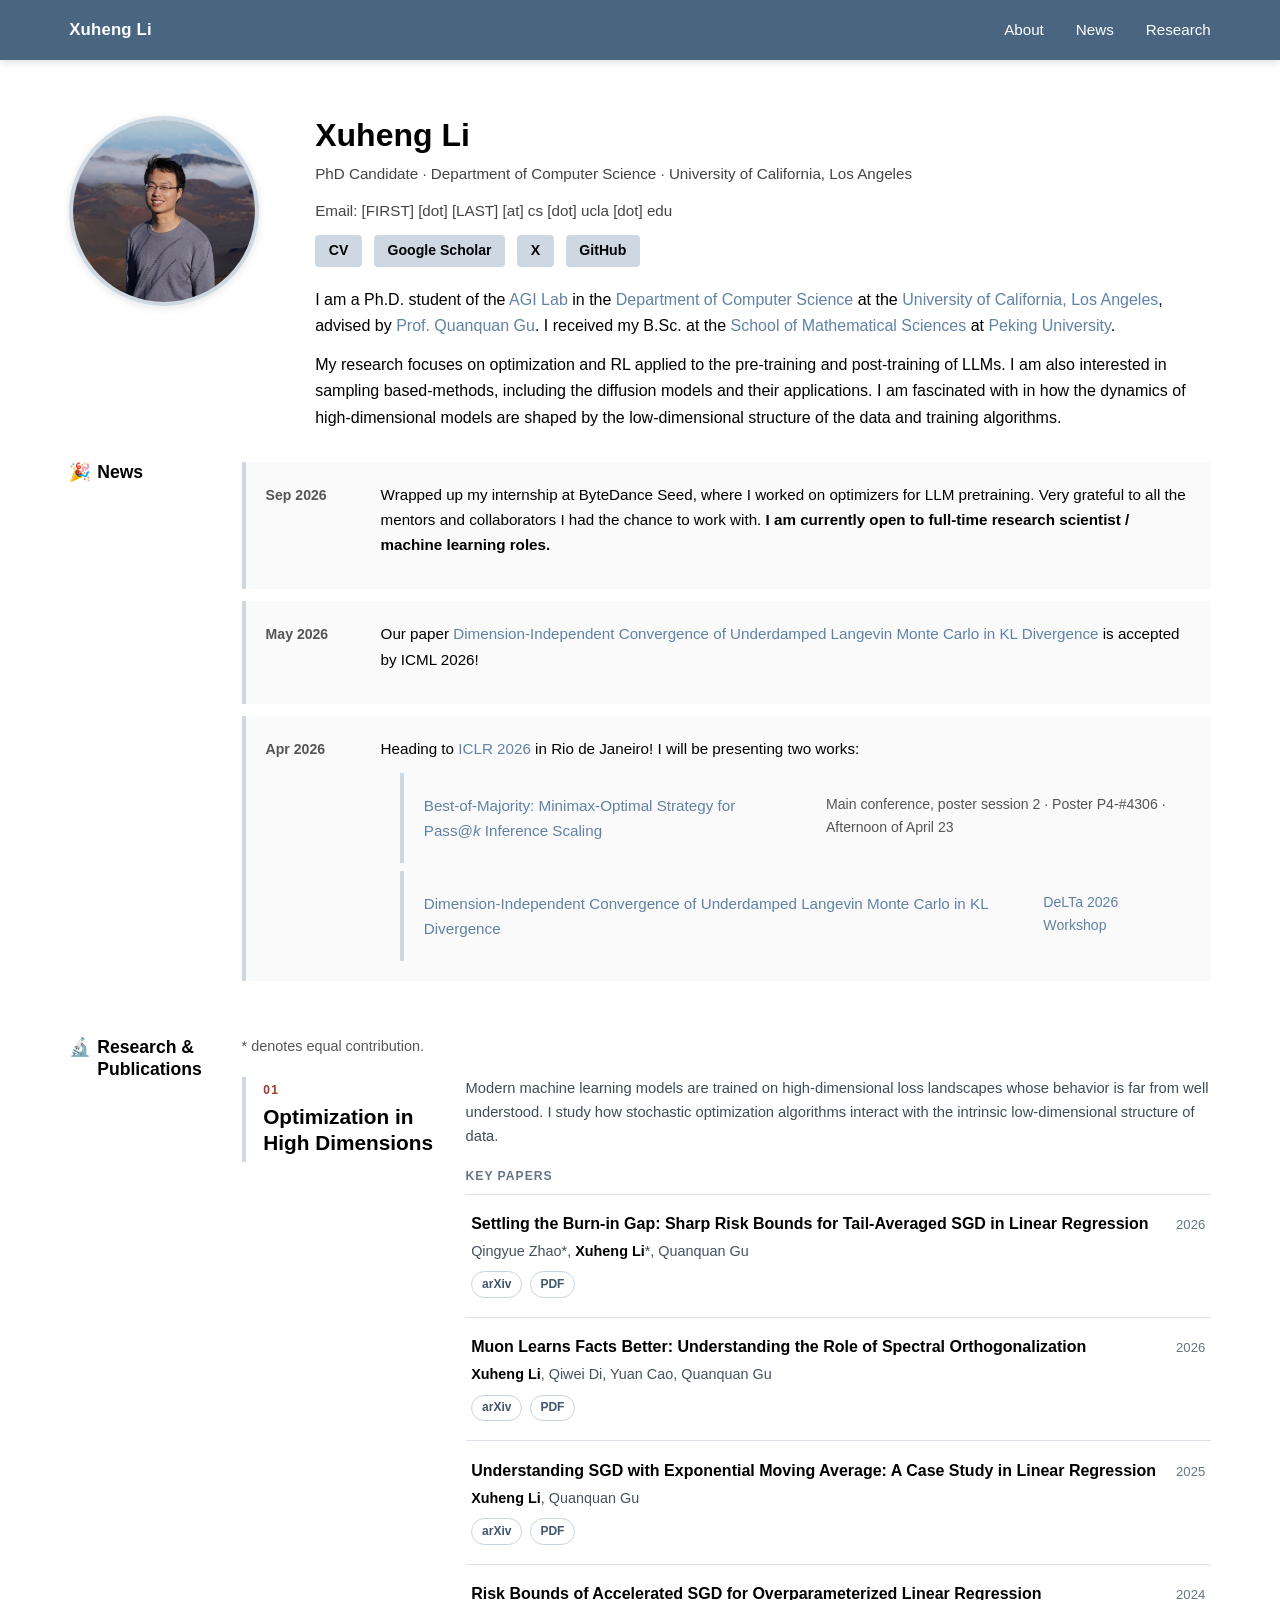
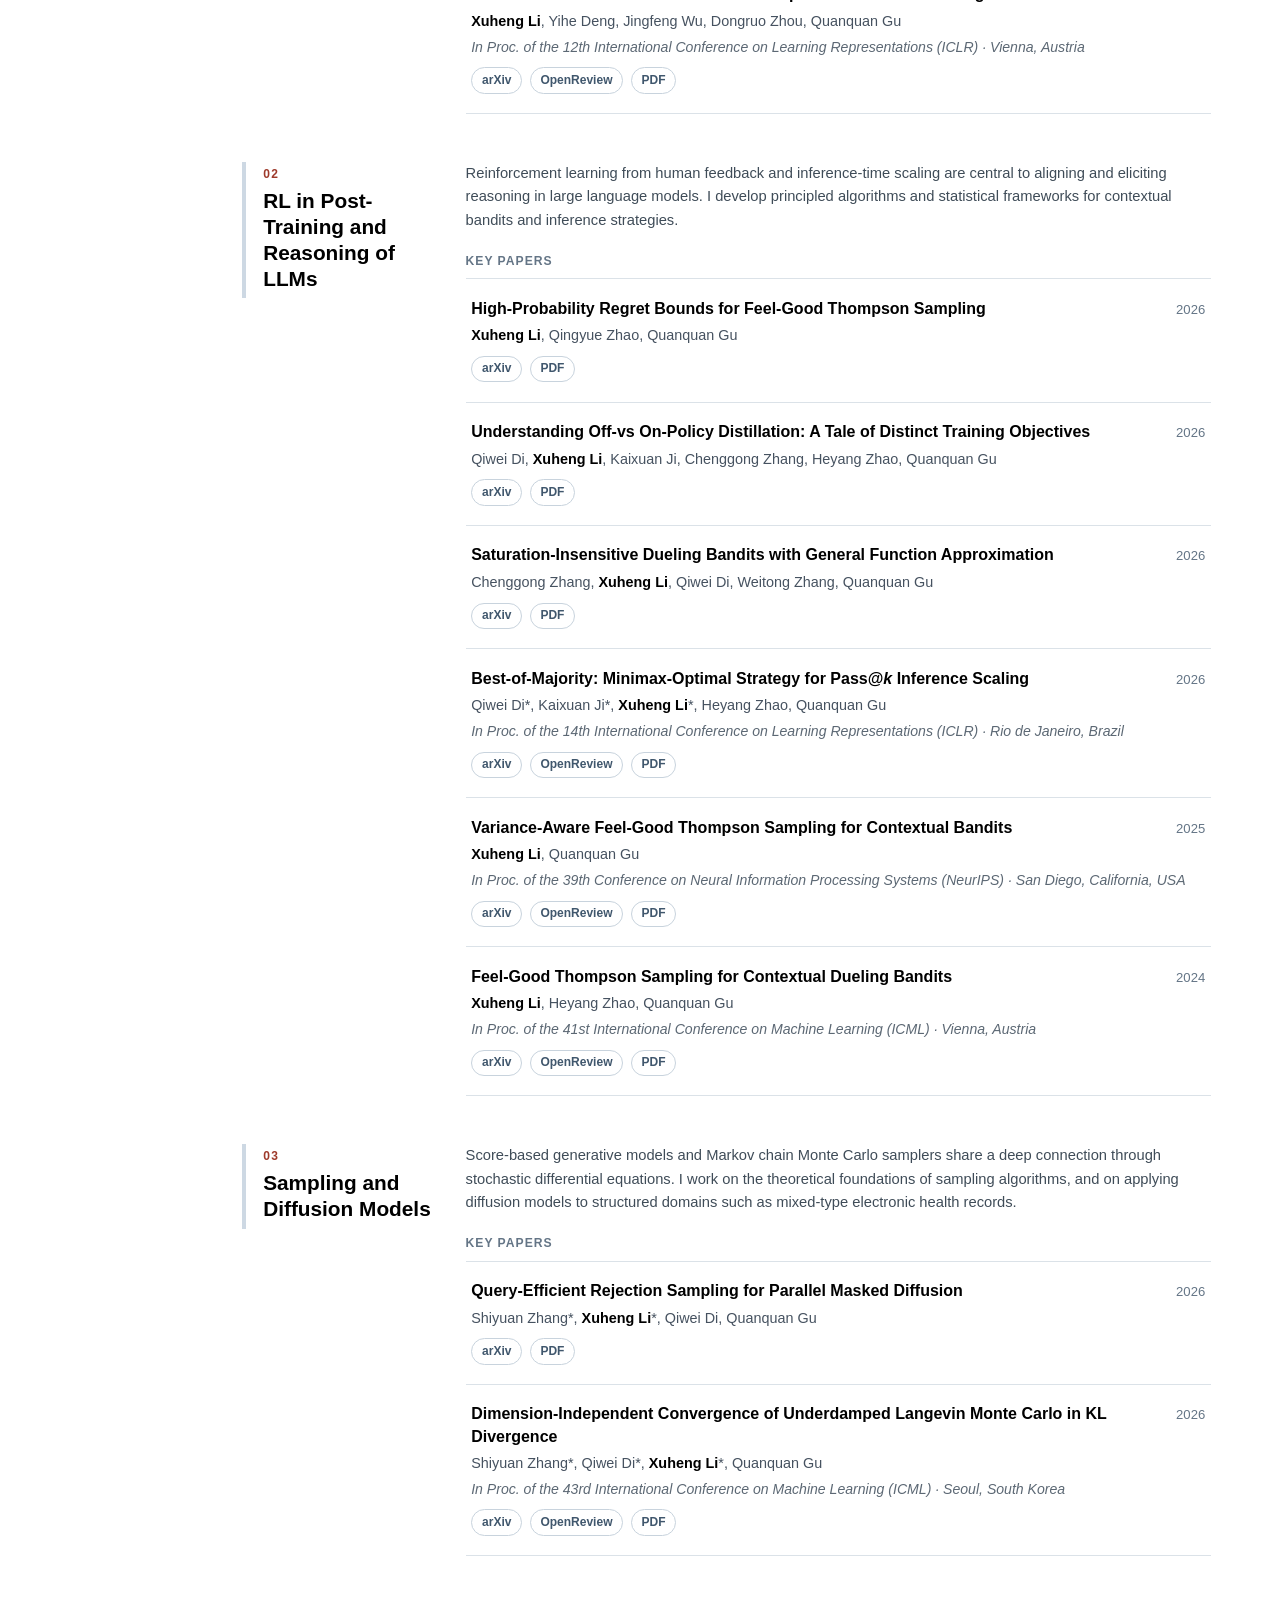
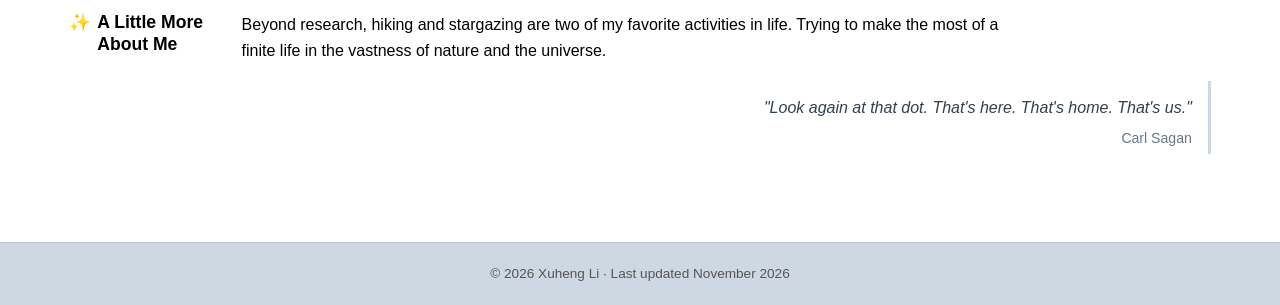
<file: index.html>
<!DOCTYPE html>
<html lang="en">
<head>
  <meta charset="UTF-8" />
  <meta name="viewport" content="width=device-width, initial-scale=1.0" />
  <title>Xuheng Li</title>
  <link rel="stylesheet" href="style.css?v=20261116-wider-content" />
  <link rel="preload" href="publications.json?v=20261116-cofirst-order" as="fetch" />
</head>
<body>

  <!-- ── Navigation ─────────────────────────────────────────── -->
  <nav>
    <div class="nav-inner">
      <a class="nav-brand" href="#about">Xuheng Li</a>
      <ul class="nav-links">
        <li><a href="#about">About</a></li>
        <li><a href="#news">News</a></li>
        <li><a href="#research">Research</a></li>
      </ul>
    </div>
  </nav>

  <!-- ── Main ───────────────────────────────────────────────── -->
  <main>
    <div class="container">

      <!-- Profile -->
      <section id="about">
        <div class="profile">
          <img class="profile-photo" src="img/xuheng.jpeg" alt="Xuheng Li" />
          <div class="profile-info">
            <h1>Xuheng Li</h1>
            <p class="profile-meta">
              PhD Candidate · Department of Computer Science · University of California, Los Angeles
            </p>

            <p class="profile-meta">Email: [FIRST] [dot] [LAST] [at] cs [dot] ucla [dot] edu</p>

            <div class="profile-links">
              <a class="btn-link" href="CV.pdf" target="_blank">CV</a>
              <a class="btn-link" href="https://scholar.google.com/citations?user=BikRqnIAAAAJ&hl=en" target="_blank">Google Scholar</a>
              <a class="btn-link" href="https://x.com/xuhengli_" target="_blank">X</a>
              <a class="btn-link" href="https://github.com/xuheng-li99" target="_blank">GitHub</a>
            </div>

            <p>
              I am a Ph.D. student of the <a href="https://www.uclaml.org/">AGI Lab</a> in the <a href="https://www.cs.ucla.edu/">Department of Computer Science</a> at the <a href="https://www.ucla.edu/">University of California, Los Angeles</a>, advised by
              <a href="https://web.cs.ucla.edu/~qgu/">Prof. Quanquan Gu</a>.
              I received my B.Sc. at the <a href="https://www.math.pku.edu.cn/">School of Mathematical Sciences</a> at <a href="https://www.pku.edu.cn/">Peking University</a>.
            </p>
            <p>
              My research focuses on optimization and RL applied to the pre-training and post-training of LLMs. I am also interested in sampling based-methods, including the diffusion models and their applications.
              I am fascinated with in how the dynamics of high-dimensional models are shaped by the low-dimensional structure of the data and training algorithms.
            </p>
          </div>
        </div>
      </section>

      <!-- News -->
      <section id="news">
        <h2 class="section-title"><span class="section-emoji" aria-hidden="true">🎉</span>News</h2>
        <div class="section-body">
          <ul class="news-list">
            <li>
              <span class="news-date">Sep 2026</span>
              <div class="news-body">
                <p>
                  Wrapped up my internship at ByteDance Seed, where I worked on optimizers for LLM pretraining. Very grateful to all the mentors and collaborators I had the chance to work with. <strong>I am currently open to full-time research scientist / machine learning roles.</strong>
                </p>
              </div>
            </li>
            <li>
              <span class="news-date">May 2026</span>
              <div class="news-body">
                <p>
                  Our paper <a href="https://arxiv.org/abs/2603.02429">Dimension-Independent Convergence of Underdamped Langevin Monte Carlo in KL Divergence</a> is accepted by ICML 2026!
                </p>
              </div>
            </li>
            <li>
              <span class="news-date">Apr 2026</span>
              <div class="news-body">
                <p>
                  Heading to <a href="https://iclr.cc/Conferences/2026">ICLR 2026</a> in Rio de Janeiro!
                  I will be presenting two works:
                </p>
                <ul style="margin: 0.4rem 0 0 1.2rem; font-size: 0.95rem;">
                  <li>
                    <a href="https://openreview.net/pdf?id=a6CVQpjbXq">Best-of-Majority: Minimax-Optimal Strategy for Pass@<em>k</em> Inference Scaling</a>
                    <br><span class="news-submeta">Main conference, poster session 2 · Poster P4-#4306 · Afternoon of April 23</span>
                  </li>
                  <li style="margin-top: 0.5rem;">
                    <a href="https://arxiv.org/abs/2603.02429">Dimension-Independent Convergence of Underdamped Langevin Monte Carlo in KL Divergence</a>
                    <br><span class="news-submeta"><a href="https://delta-workshop.github.io/DeLTa2026/">DeLTa 2026 Workshop</a></span>
                  </li>
                </ul>
              </div>
            </li>
          </ul>
        </div>
      </section>

      <!-- Research & Publications -->
      <section id="research">
        <h2 class="section-title"><span id="publications" class="anchor-alias" aria-hidden="true"></span><span class="section-emoji" aria-hidden="true">🔬</span>Research &amp; Publications</h2>
        <div class="section-body">
          <p style="font-size:0.9rem; line-height:1.25; color:#555; margin-bottom:1.4rem;">
            * denotes equal contribution.
          </p>

          <div id="pub-container">
            <p style="color:#888;">Loading publications…</p>
          </div>
        </div>
      </section>

      <section id="more-about-me" class="more-about-section">
        <h2 class="section-title"><span class="section-emoji" aria-hidden="true">✨</span>A Little More About Me</h2>
        <div class="section-body">
          <p>
            Beyond research, hiking and stargazing are two of my favorite activities in life.
            Trying to make the most of a finite life in the vastness of nature and the universe.
          </p>
          <blockquote class="epigraph">
            <p>"Look again at that dot. That's here. That's home. That's us."</p>
            <cite>Carl Sagan</cite>
          </blockquote>
        </div>
      </section>
    </div>
  </main>

  <!-- ── Footer ─────────────────────────────────────────────── -->
  <footer>
    <div class="container">
      © 2026 Xuheng Li · Last updated November 2026
    </div>
  </footer>

  <script>
    const SELF = "Xuheng Li";

    function boldSelf(authorsStr) {
      return authorsStr.replace(
        new RegExp(`(${SELF})(\\*?)`, "g"),
        "<strong>$1</strong>$2"
      );
    }

    function buildVenue(pub) {
      if (pub.type === "conference" && pub.conference_name) {
        let v = `In Proc. of ${pub.conference_name}`;
        if (pub.conference_location) v += ` · ${pub.conference_location}`;
        return v;
      }
      return "";
    }

    function buildItem(pub) {
      const venue = buildVenue(pub);
      const openreviewUrl = pub.openreview || pub.url || "";

      const badges = [];
      if (pub.arxiv) {
        badges.push(`<a class="badge badge-arxiv" href="${pub.arxiv}" target="_blank" rel="noreferrer">arXiv</a>`);
      }
      if (openreviewUrl) {
        badges.push(`<a class="badge badge-openreview" href="${openreviewUrl}" target="_blank" rel="noreferrer">OpenReview</a>`);
      }
      if (pub.pdf) {
        badges.push(`<a class="badge badge-pdf" href="${pub.pdf}" target="_blank" rel="noreferrer">PDF</a>`);
      }

      return `
        <li class="pub-item">
          <div class="pub-content">
            <div class="pub-heading">
              <div class="pub-title">${pub.title}</div>
              <div class="pub-year">${pub.year}</div>
            </div>
            <div class="pub-authors">${boldSelf(pub.authors)}</div>
            ${venue ? `<div class="pub-venue">${venue}</div>` : ""}
            ${badges.length ? `<div class="pub-badges">${badges.join("")}</div>` : ""}
          </div>
        </li>`;
    }

    const researchAreas = [
      {
        id: "optimization",
        number: "01",
        title: "Optimization in High Dimensions",
        description: "Modern machine learning models are trained on high-dimensional loss landscapes whose behavior is far from well understood. I study how stochastic optimization algorithms interact with the intrinsic low-dimensional structure of data."
      },
      {
        id: "rl-llm",
        number: "02",
        title: "RL in Post-Training and Reasoning of LLMs",
        description: "Reinforcement learning from human feedback and inference-time scaling are central to aligning and eliciting reasoning in large language models. I develop principled algorithms and statistical frameworks for contextual bandits and inference strategies."
      },
      {
        id: "sampling",
        number: "03",
        title: "Sampling and Diffusion Models",
        description: "Score-based generative models and Markov chain Monte Carlo samplers share a deep connection through stochastic differential equations. I work on the theoretical foundations of sampling algorithms, and on applying diffusion models to structured domains such as mixed-type electronic health records."
      }
    ];

    function buildResearchArea(area, pubs) {
      const areaPubs = pubs.filter(pub => pub.research_area === area.id);
      return `
        <section class="research-theme" aria-labelledby="research-${area.id}">
          <div class="research-theme-heading">
            <span class="research-theme-number">${area.number}</span>
            <h3 id="research-${area.id}">${area.title}</h3>
          </div>
          <div class="research-theme-main">
            <p class="research-theme-description">${area.description}</p>
            <div class="research-theme-papers">
              <p class="key-papers-label">Key papers</p>
              <ul class="pub-list">
                ${areaPubs.map(buildItem).join("")}
              </ul>
            </div>
          </div>
        </section>`;
    }

    fetch("publications.json?v=20261116-cofirst-order")
      .then(r => r.json())
      .then(pubs => {
        const container = document.getElementById("pub-container");
        container.innerHTML = researchAreas
          .map(area => buildResearchArea(area, pubs))
          .join("");

        if (["#publications", "#research"].includes(window.location.hash)) {
          requestAnimationFrame(() => {
            document.getElementById("research").scrollIntoView();
          });
        }
      })
      .catch(() => {
        document.getElementById("pub-container").innerHTML =
          "<p style='color:#c00;'>Failed to load publications.</p>";
      });
  </script>

</body>
</html>
</file>
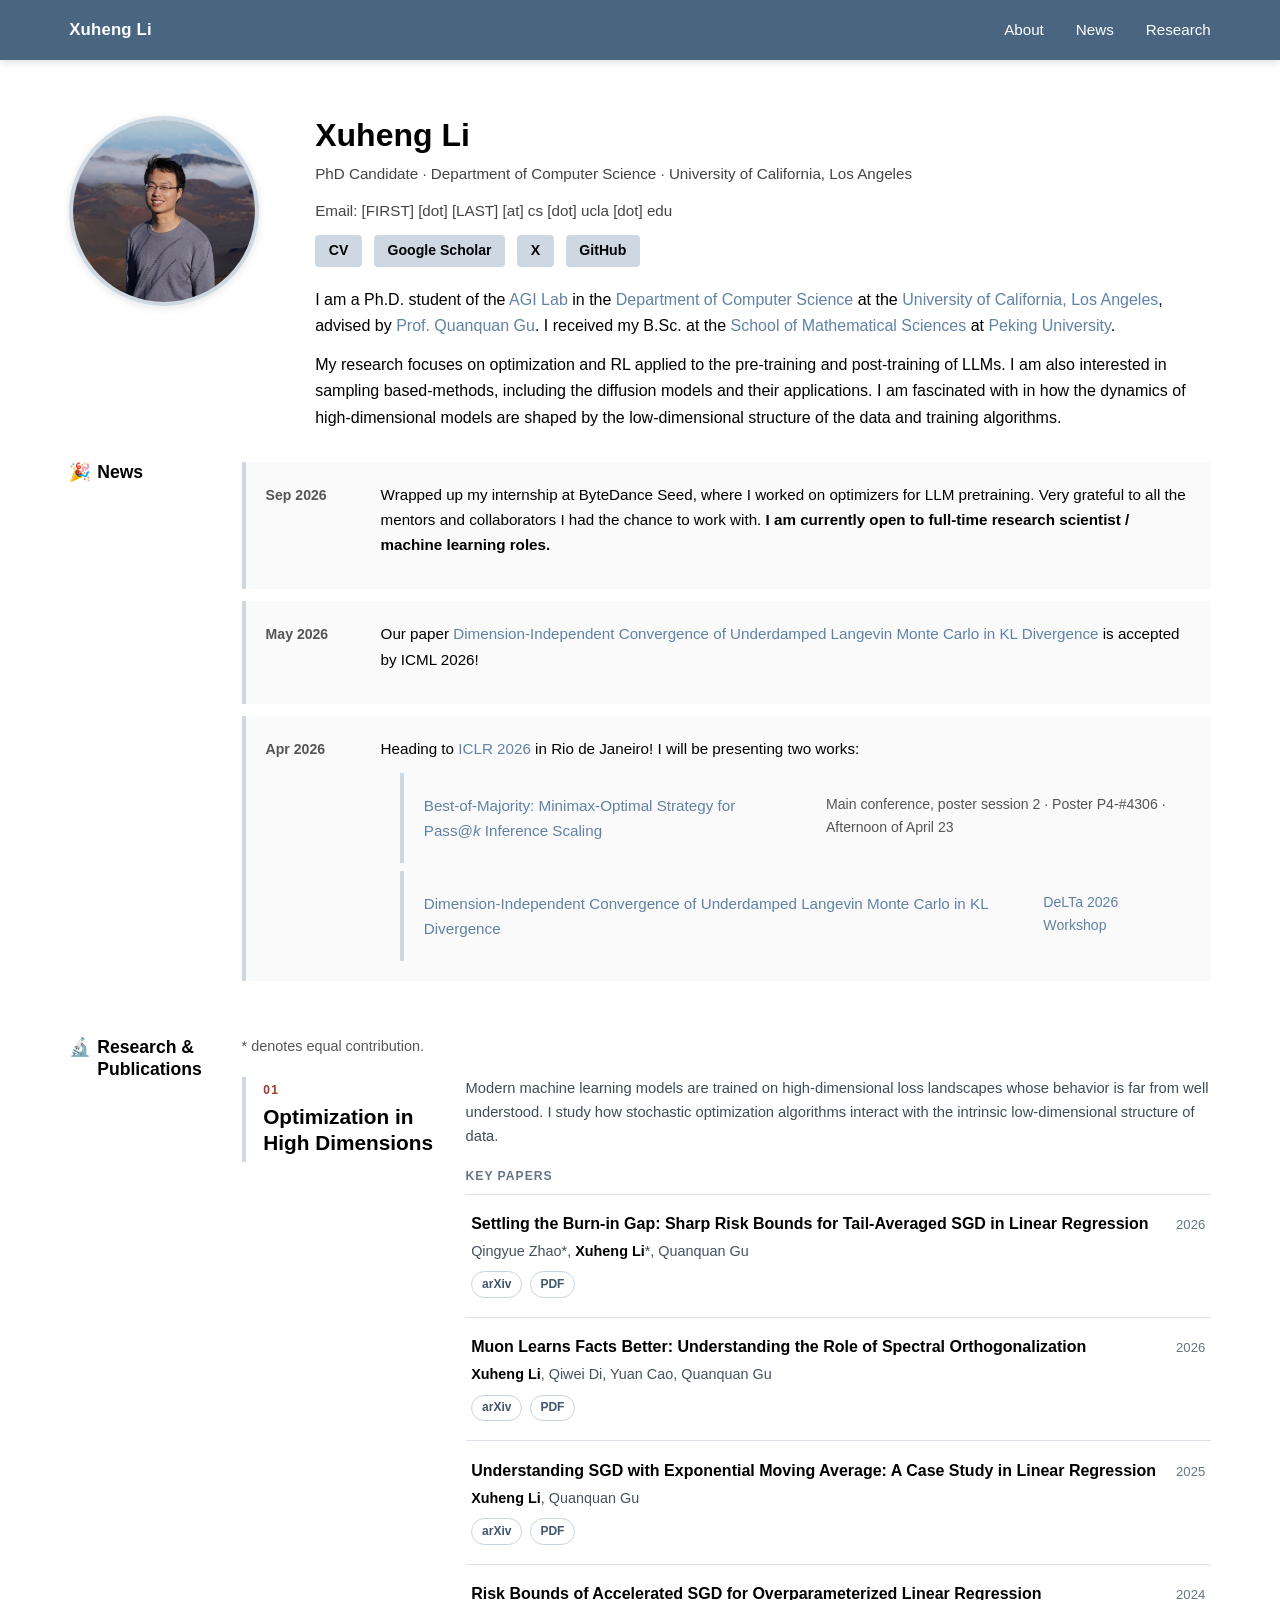
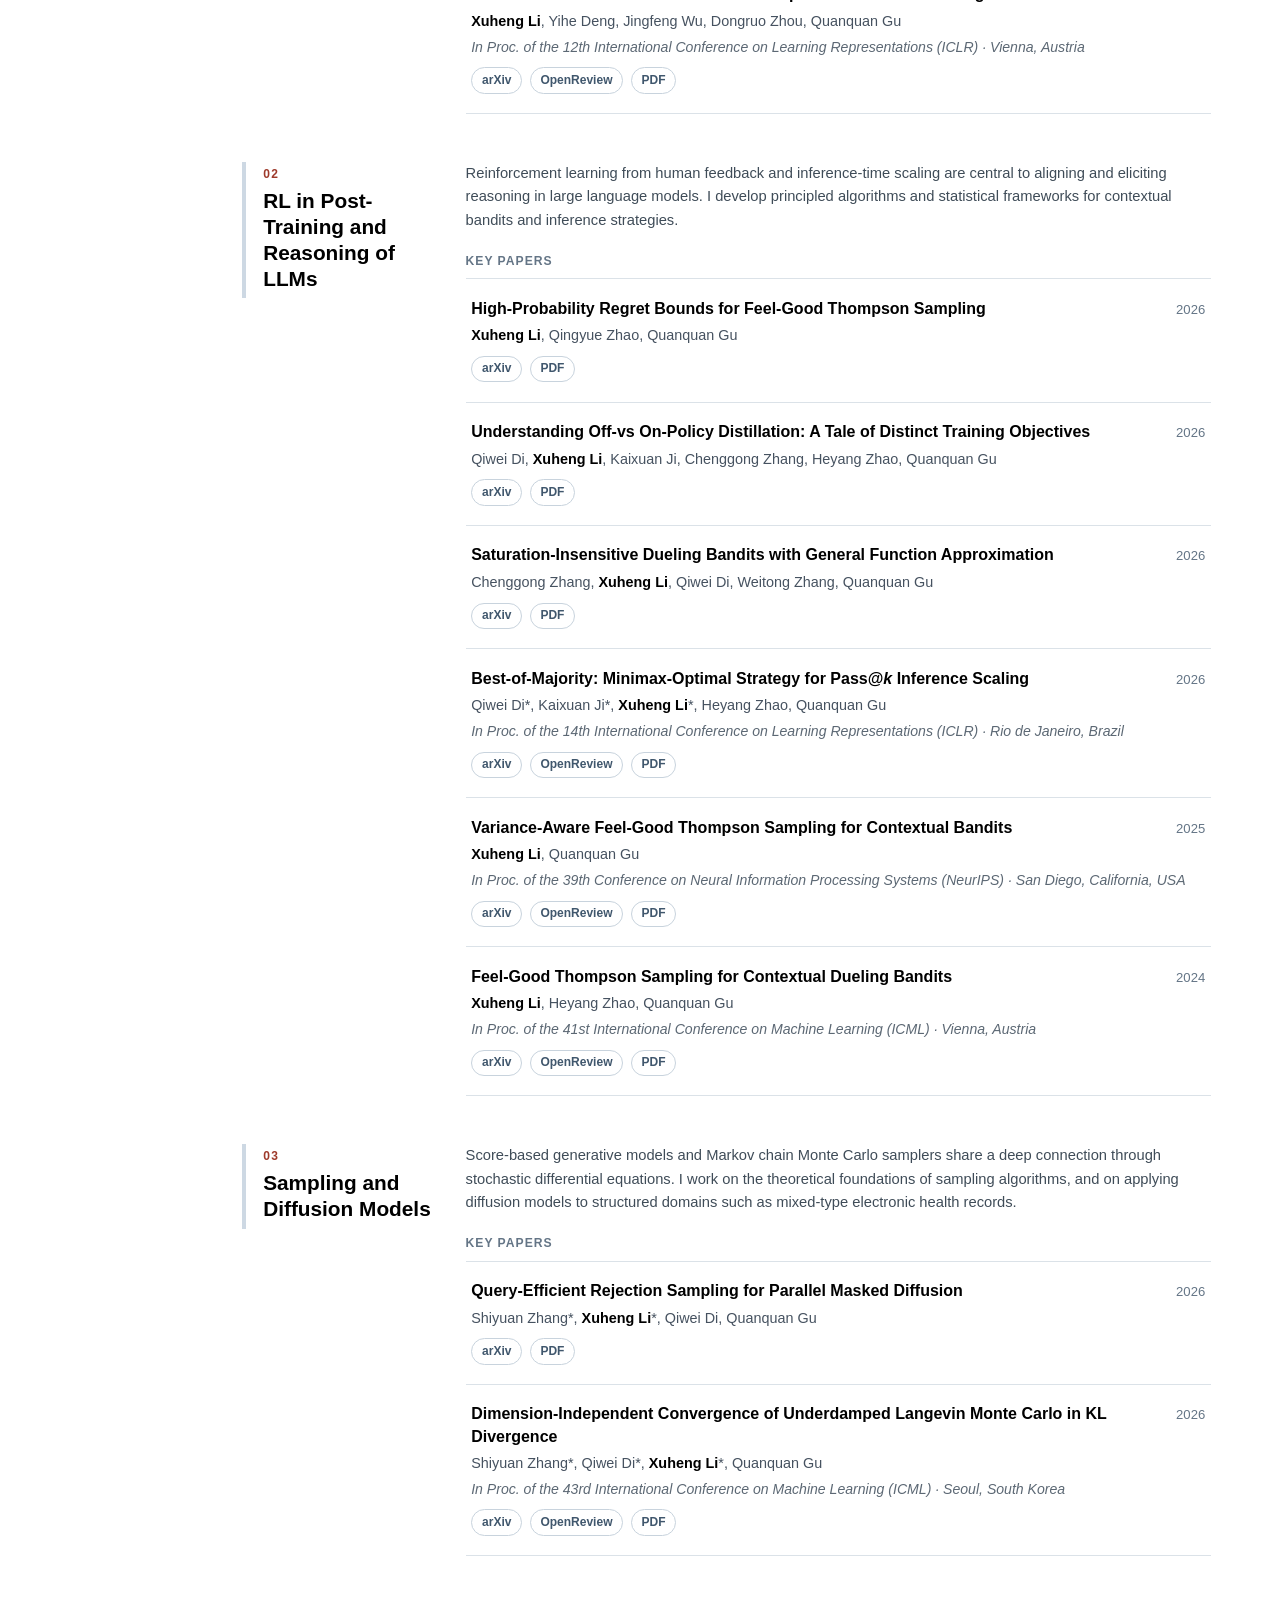
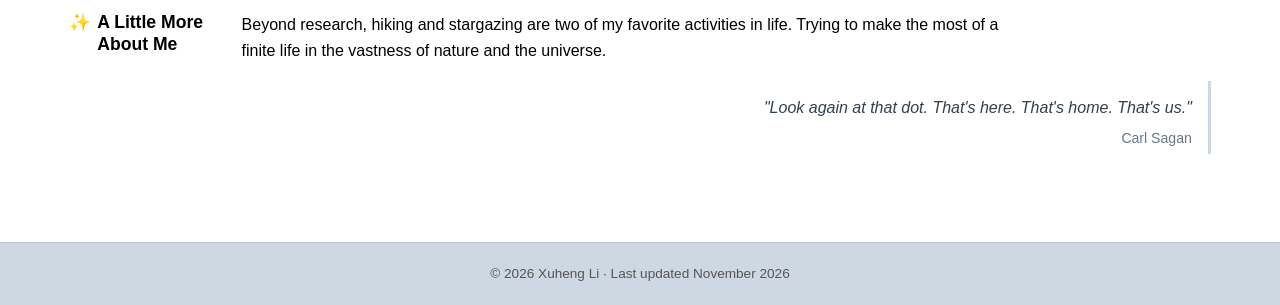
<file: publication.html>
<!DOCTYPE html>
<html lang="en">
<head>
  <meta charset="UTF-8" />
  <meta name="viewport" content="width=device-width, initial-scale=1.0" />
  <title>Publications · Xuheng Li</title>
  <meta http-equiv="refresh" content="0; url=index.html#publications" />
  <link rel="canonical" href="index.html#publications" />
</head>
<body>
  <p>Redirecting to <a href="index.html#publications">Publications</a>...</p>
  <script>
    window.location.replace("index.html#publications");
  </script>
</body>
</html>
</file>
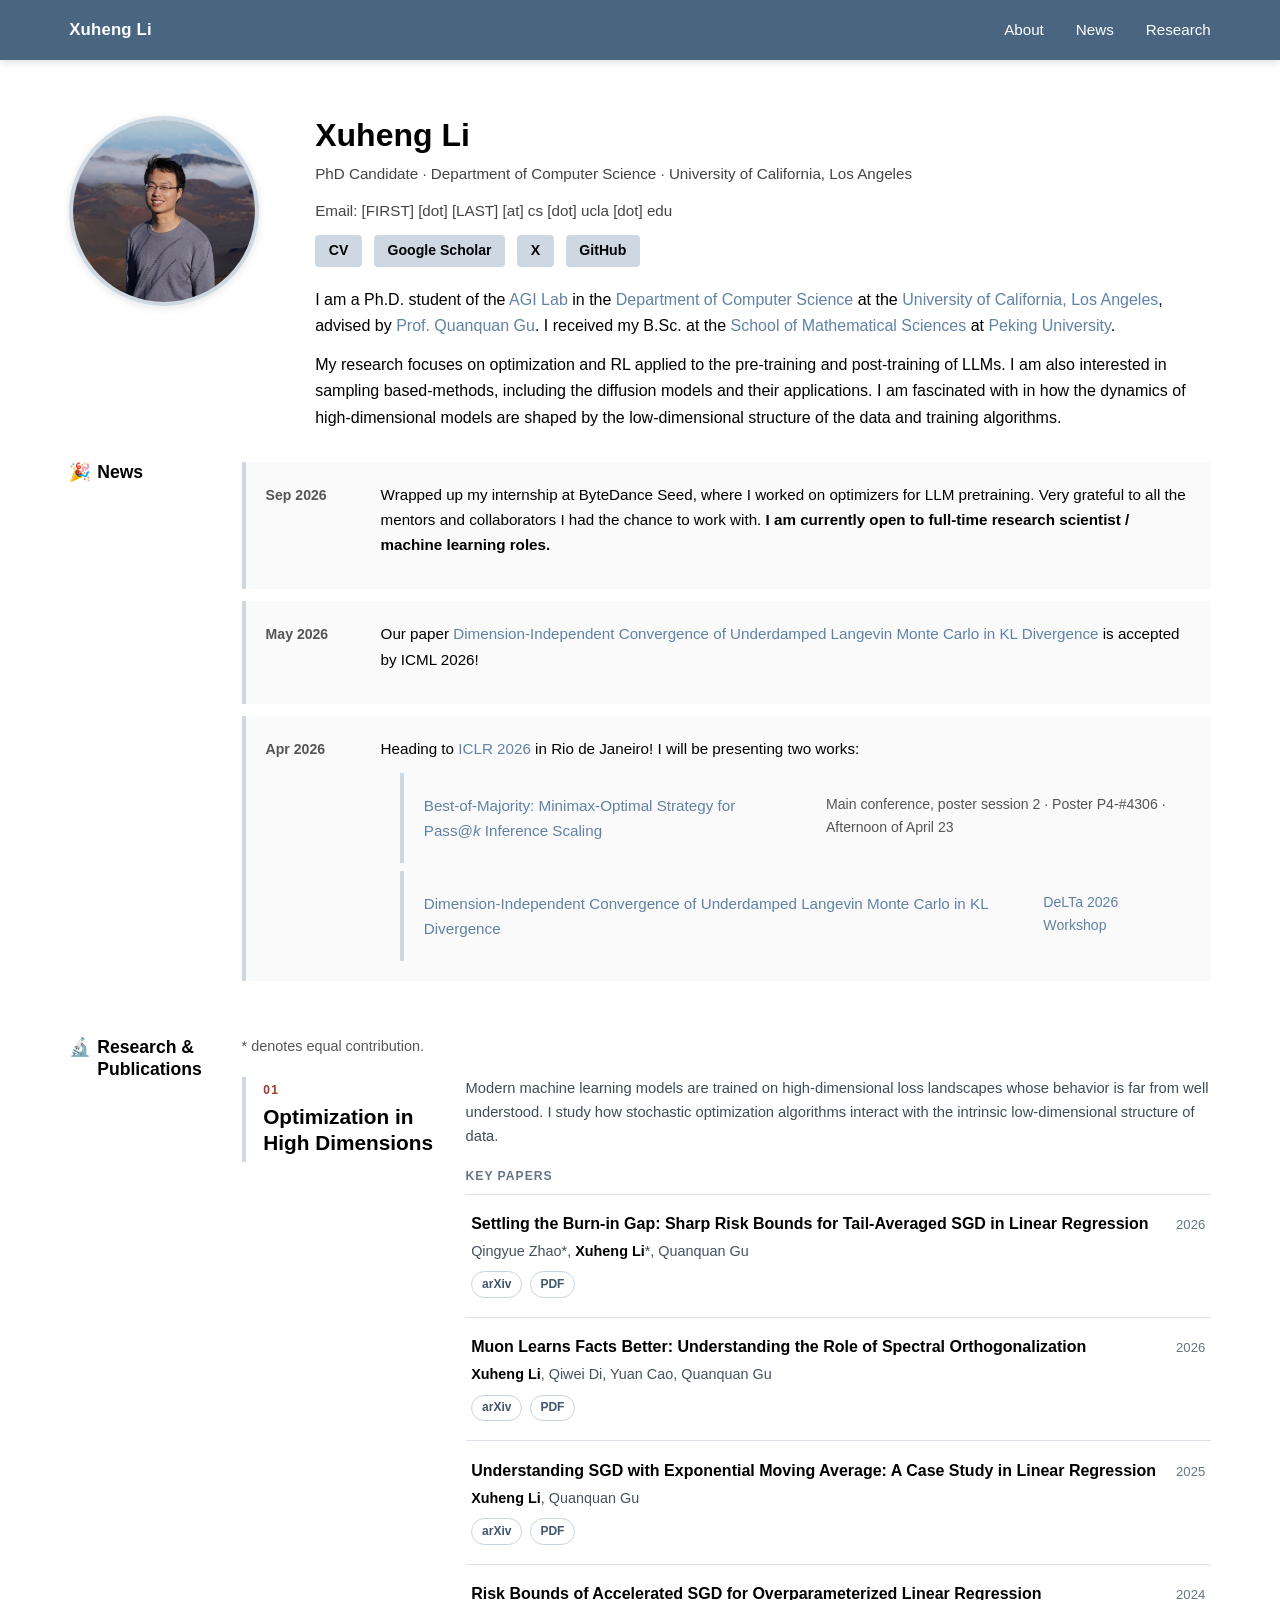
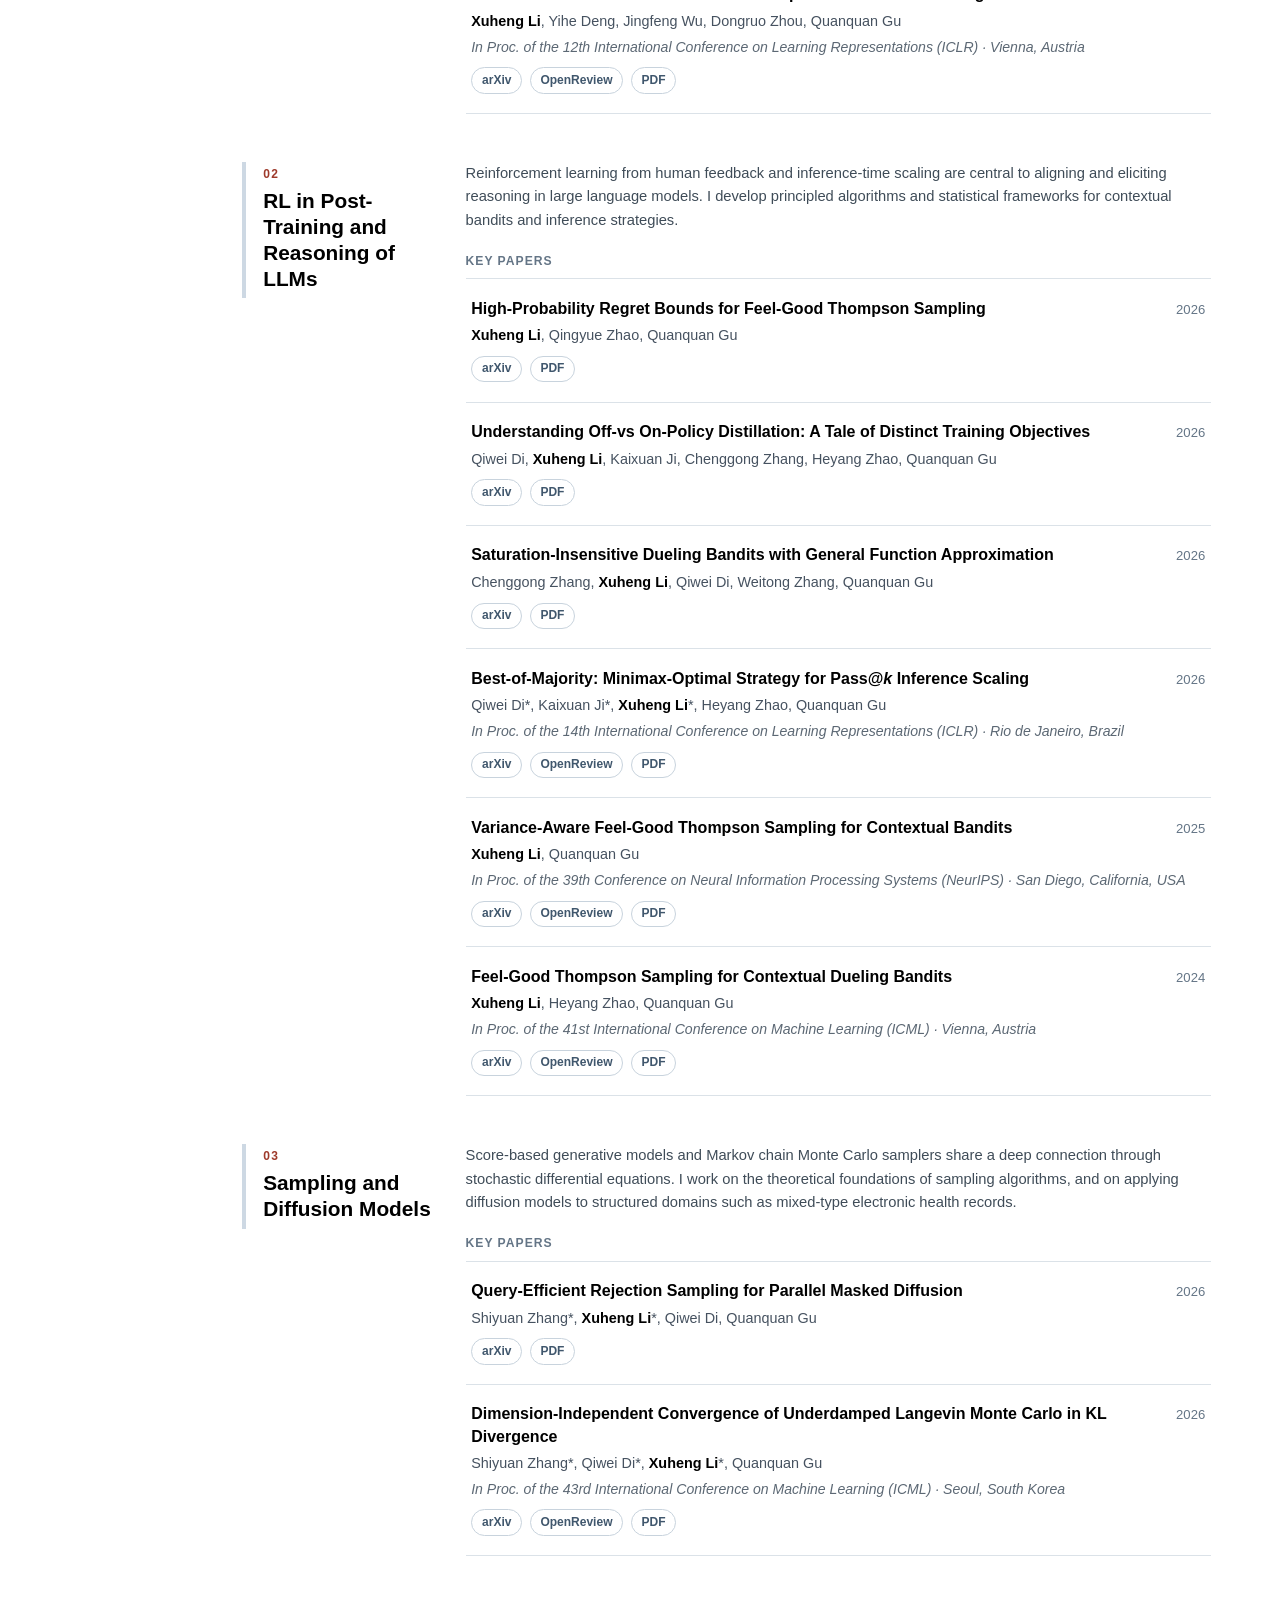
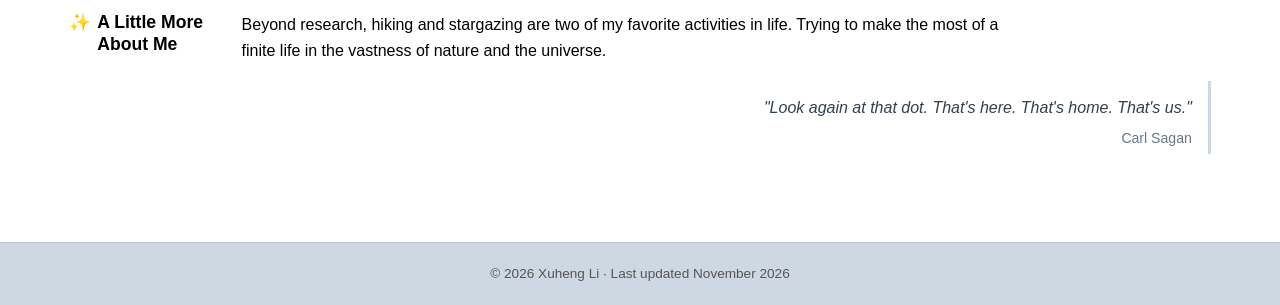
<file: research.html>
<!DOCTYPE html>
<html lang="en">
<head>
  <meta charset="UTF-8" />
  <meta name="viewport" content="width=device-width, initial-scale=1.0" />
  <title>Research · Xuheng Li</title>
  <meta http-equiv="refresh" content="0; url=index.html#research" />
  <link rel="canonical" href="index.html#research" />
</head>
<body>
  <p>Redirecting to <a href="index.html#research">Research</a>...</p>
  <script>
    window.location.replace("index.html#research");
  </script>
</body>
</html>
</file>
<file: style.css>
/* =====================================================
   CSS Custom Properties
   ===================================================== */
:root {
  --color-bg:           #ffffff;
  --color-text:         #000000;
  --color-block-light:  rgb(205, 216, 227);   /* muted steel blue-grey */
  --color-block-dark:   rgb( 74, 101, 128);   /* deeper slate blue     */
  --color-emphasis:     rgb(158,  58,  43);   /* terracotta / rust red */
  --color-link:         rgb( 96, 130, 166);   /* muted blue-grey link  */

  --font-sans: "Aptos", "Segoe UI", -apple-system, BlinkMacSystemFont,
               Helvetica, Arial, sans-serif;
  --font-mono: "SFMono-Regular", Consolas, "Liberation Mono", Menlo, monospace;

  --max-width:  1180px;
  --nav-height: 60px;

  --sp-xs: 0.4rem;
  --sp-sm: 0.75rem;
  --sp-md: 1.25rem;
  --sp-lg: 2rem;
  --sp-xl: 3.5rem;
}

/* =====================================================
   Reset & Base
   ===================================================== */
*, *::before, *::after {
  box-sizing: border-box;
  margin: 0;
  padding: 0;
}

html {
  scroll-behavior: smooth;
}

body {
  font-family: var(--font-sans);
  font-size: 16px;
  line-height: 1.65;
  color: var(--color-text);
  background: var(--color-bg);
}

/* =====================================================
   Typography
   ===================================================== */
h1 { font-size: 2rem;   font-weight: 700; line-height: 1.2; margin-bottom: var(--sp-xs); }
h2 { font-size: 1.5rem; font-weight: 700; line-height: 1.25; margin-bottom: var(--sp-sm); }
h3 { font-size: 1.1rem; font-weight: 600; line-height: 1.3;  margin-bottom: var(--sp-xs); }

p { margin-bottom: var(--sp-sm); }

a {
  color: var(--color-link);
  text-decoration: none;
}
a:hover { text-decoration: underline; }

/* =====================================================
   Layout
   ===================================================== */
.container {
  max-width: var(--max-width);
  margin: 0 auto;
  padding: 0 1.2rem;
}

main {
  padding: var(--sp-xl) 0;
}

/* =====================================================
   Navigation
   ===================================================== */
nav {
  position: sticky;
  top: 0;
  z-index: 100;
  background: var(--color-block-dark);
  height: var(--nav-height);
  box-shadow: 0 2px 8px rgba(0, 0, 0, 0.14);
}

.nav-inner {
  max-width: var(--max-width);
  margin: 0 auto;
  padding: 0 1.2rem;
  height: 100%;
  display: flex;
  align-items: center;
  justify-content: space-between;
}

.nav-brand {
  font-size: 1.05rem;
  font-weight: 700;
  color: #ffffff;
  text-decoration: none;
  letter-spacing: 0.01em;
}
.nav-brand:hover { text-decoration: none; opacity: 0.85; }

.nav-links {
  list-style: none;
  display: flex;
  gap: var(--sp-lg);
}

.nav-links a {
  color: #ffffff;
  font-size: 0.95rem;
  font-weight: 500;
  text-decoration: none;
  padding-bottom: 3px;
  border-bottom: 2px solid transparent;
  transition: border-color 0.15s;
}
.nav-links a:hover,
.nav-links a.active {
  border-bottom-color: var(--color-block-light);
  text-decoration: none;
}

/* =====================================================
   Section
   ===================================================== */
section {
  margin-bottom: var(--sp-xl);
  scroll-margin-top: calc(var(--nav-height) + 16px);
}

#about {
  margin-bottom: 1.2rem;
}

.anchor-alias {
  display: block;
  position: relative;
  top: calc(-1 * var(--nav-height) - 16px);
  height: 0;
  visibility: hidden;
}

#news,
#research,
#more-about-me {
  display: grid;
  grid-template-columns: 150px minmax(0, 1fr);
  column-gap: 1.4rem;
  align-items: start;
}

#more-about-me {
  margin-bottom: 2rem;
}

.section-title {
  font-size: 1.1rem;
  font-weight: 700;
  position: relative;
  padding: 0 0 var(--sp-xs) 1.75rem;
  border: 0;
  margin-bottom: var(--sp-md);
  transition: color 0.15s, transform 0.15s;
}

.section-emoji {
  position: absolute;
  left: 0;
  top: 0;
}

#news:hover .section-title,
#research:hover .section-title,
#more-about-me:hover .section-title {
  color: var(--color-emphasis);
  transform: translateX(4px);
}

.section-body {
  min-width: 0;
}

/* =====================================================
   Profile / Hero  (index page)
   ===================================================== */
.profile {
  display: flex;
  gap: var(--sp-xl);
  align-items: flex-start;
  margin-bottom: 0;
}

.profile-photo {
  flex-shrink: 0;
  width: 190px;
  height: 190px;
  border-radius: 50%;
  object-fit: cover;
  border: 4px solid var(--color-block-light);
  box-shadow: 0 2px 10px rgba(0, 0, 0, 0.1);
}

.profile-meta {
  font-size: 0.95rem;
  color: #444;
  margin-bottom: var(--sp-sm);
}

.profile-links {
  display: flex;
  flex-wrap: wrap;
  gap: var(--sp-sm);
  margin: var(--sp-sm) 0 var(--sp-md);
}

.more-about-section p {
  max-width: 760px;
}

.epigraph {
  max-width: 760px;
  margin: 1rem 0 0 auto;
  padding: 0.9rem 1rem 0.2rem 0;
  border-right: 3px solid var(--color-block-light);
  text-align: right;
}

.epigraph p {
  margin-bottom: 0.35rem;
  font-size: 1rem;
  font-style: italic;
  color: #314150;
}

.epigraph cite {
  display: block;
  font-size: 0.88rem;
  font-style: normal;
  color: #667788;
}

/* =====================================================
   Button-style links
   ===================================================== */
.btn-link {
  display: inline-flex;
  align-items: center;
  gap: 0.3rem;
  padding: 0.28rem 0.85rem;
  border-radius: 4px;
  font-size: 0.88rem;
  font-weight: 600;
  background: var(--color-block-light);
  color: var(--color-text);
  text-decoration: none;
  transition: background 0.15s, color 0.15s;
}
.btn-link:hover {
  background: var(--color-block-dark);
  color: #ffffff;
  text-decoration: none;
}

/* =====================================================
   News  (index page)
   ===================================================== */
.news-list {
  list-style: none;
  display: flex;
  flex-direction: column;
  gap: var(--sp-sm);
}

.news-list li {
  display: flex;
  gap: var(--sp-md);
  padding: var(--sp-md);
  border-left: 4px solid var(--color-block-light);
  background: #fafafa;
  font-size: 0.95rem;
  transition: border-left-color 0.15s, background 0.15s;
}

.news-list li:hover {
  border-left-color: var(--color-block-dark);
  background: #f2fdf8;
}

.news-date {
  flex-shrink: 0;
  width: 95px;
  color: #555;
  font-weight: 600;
  font-size: 0.88rem;
  padding-top: 2px;
}

.news-body {
  flex: 1;
  min-width: 0;
}

.news-link-card {
  display: inline-flex;
  flex-direction: column;
  gap: 0.3rem;
  max-width: 360px;
  padding: 0.65rem 0.8rem;
  margin: 0.15rem 0 0.1rem;
  border: 1px solid #ccd6e0;
  border-radius: 10px;
  background: linear-gradient(180deg, #fbfdff 0%, #f1f5f9 100%);
  color: #2b3d50;
  text-decoration: none;
  box-shadow: 0 1px 4px rgba(0, 0, 0, 0.04);
}

.news-link-card:hover {
  text-decoration: none;
  border-color: var(--color-block-dark);
  background: linear-gradient(180deg, #f7fbff 0%, #e9f0f6 100%);
}

.news-link-head {
  display: flex;
  align-items: center;
  justify-content: space-between;
  gap: 0.8rem;
  font-size: 0.76rem;
}

.news-link-branding {
  display: inline-flex;
  align-items: center;
  gap: 0.45rem;
  min-width: 0;
}

.news-brand {
  display: inline-flex;
  align-items: center;
  justify-content: center;
  width: 1.3rem;
  height: 1.3rem;
  border-radius: 999px;
  flex-shrink: 0;
}

.news-brand-eureka-logo {
  width: 1.3rem;
  height: 1.3rem;
  border-radius: 0.35rem;
  object-fit: cover;
  display: block;
  flex-shrink: 0;
  border: 1px solid #c7d2de;
  background: #ffffff;
}

.news-brand-x {
  background: #111111;
  color: #ffffff;
}

.news-brand-x svg {
  width: 0.78rem;
  height: 0.78rem;
  fill: currentColor;
}

.news-link-source {
  font-weight: 700;
  color: #485d72;
}

.news-link-date {
  color: #76889a;
  white-space: nowrap;
}

.news-link-copy {
  font-size: 0.9rem;
  line-height: 1.45;
  color: #24384c;
}

.news-link-copy-secondary {
  color: #52667a;
}

.news-link-more {
  color: var(--color-link);
  font-weight: 600;
}

.news-submeta {
  color: #555;
  font-size: 0.88rem;
}

/* =====================================================
   Publications
   ===================================================== */

.pub-list {
  list-style: none;
  display: flex;
  flex-direction: column;
  border-top: 1px solid #dbe2e8;
}

.pub-item {
  padding: 1.15rem 0.35rem 1.2rem;
  border-bottom: 1px solid #dbe2e8;
  transition: transform 0.18s ease, background 0.18s ease, box-shadow 0.18s ease,
              padding-left 0.18s ease, padding-right 0.18s ease;
}

.pub-item:hover,
.pub-item:focus-within {
  transform: translateY(-4px);
  background: #f7fafc;
  box-shadow: 0 8px 20px rgba(44, 61, 78, 0.1);
}

.pub-heading {
  display: flex;
  align-items: baseline;
  justify-content: space-between;
  gap: 1rem;
  margin-bottom: 0.25rem;
}

.pub-content {
  min-width: 0;
}

.pub-title {
  font-weight: 650;
  font-size: 1rem;
  line-height: 1.4;
}

.pub-year {
  flex-shrink: 0;
  color: #647586;
  font-size: 0.82rem;
  font-variant-numeric: tabular-nums;
}

.pub-authors {
  font-size: 0.9rem;
  color: #465260;
  margin-bottom: 0.15rem;
}
.pub-authors strong {
  font-weight: 700;
  color: var(--color-text);
}

.pub-venue {
  font-size: 0.88rem;
  font-style: italic;
  color: #5c6874;
  margin-bottom: 0.25rem;
}

.pub-badges {
  display: flex;
  flex-wrap: wrap;
  gap: 0.45rem;
  margin-top: 0.5rem;
}

.badge {
  display: inline-flex;
  align-items: center;
  min-height: 1.65rem;
  padding: 0.14rem 0.62rem;
  border: 1px solid #c8d3dd;
  border-radius: 999px;
  background: #ffffff;
  color: #40576d;
  font-size: 0.75rem;
  font-weight: 600;
  text-decoration: none;
  transition: color 0.15s, background 0.15s, border-color 0.15s;
}
.badge:hover {
  color: #ffffff;
  background: var(--color-block-dark);
  border-color: var(--color-block-dark);
  text-decoration: none;
}

/* =====================================================
   Research & Publications
   ===================================================== */
.research-theme {
  display: grid;
  grid-template-columns: 200px minmax(0, 1fr);
  column-gap: 1.5rem;
  align-items: start;
  margin-bottom: 3rem;
  scroll-margin-top: calc(var(--nav-height) + 16px);
}

.research-theme:last-child {
  margin-bottom: 0;
}

.research-theme-heading {
  padding: 0.2rem 0 0.4rem 1.1rem;
  border-left: 4px solid var(--color-block-light);
  transition: border-color 0.15s;
}

.research-theme:hover .research-theme-heading {
  border-left-color: var(--color-emphasis);
}

.research-theme-number {
  display: block;
  margin-bottom: 0.2rem;
  color: var(--color-emphasis);
  font-size: 0.75rem;
  font-weight: 700;
  letter-spacing: 0.12em;
}

.research-theme-heading h3 {
  margin-bottom: 0;
  font-size: 1.3rem;
  line-height: 1.25;
}

.research-theme-description {
  max-width: 820px;
  margin-bottom: 1.15rem;
  color: #3f4c58;
  font-size: 0.92rem;
  line-height: 1.6;
}

.key-papers-label {
  margin-bottom: 0.45rem;
  color: #647586;
  font-size: 0.76rem;
  font-weight: 700;
  letter-spacing: 0.08em;
  text-transform: uppercase;
}

/* =====================================================
   Footer
   ===================================================== */
footer {
  background: var(--color-block-light);
  padding: var(--sp-md) 0;
  text-align: center;
  font-size: 0.85rem;
  color: #555;
  border-top: 1px solid #b8c8d8;
}

/* =====================================================
   Responsive
   ===================================================== */
@media (max-width: 720px) {
  :root { --sp-xl: 2.5rem; --sp-lg: 1.5rem; }

  #news,
  #research,
  #more-about-me {
    display: block;
  }

  .section-title {
    padding: 0 0 var(--sp-xs) 1.75rem;
  }

  .section-body {
    margin-left: 0;
  }

  .profile {
    flex-direction: column;
    align-items: center;
    text-align: center;
  }
  .profile-links { justify-content: center; }

  .nav-links {
    gap: var(--sp-md);
    flex-wrap: wrap;
    justify-content: flex-end;
  }

  .news-list li {
    flex-direction: column;
    gap: 0.15rem;
  }
  .news-date { width: auto; }

  .pub-heading {
    align-items: flex-start;
  }

  .research-theme {
    display: block;
    margin-bottom: 2.5rem;
  }

  .research-theme-heading {
    margin-bottom: 0.8rem;
  }

  .research-theme-heading h3 {
    font-size: 1.18rem;
  }
}

@media (prefers-reduced-motion: reduce) {
  .pub-item {
    transition: background 0.18s ease;
  }

  .pub-item:hover,
  .pub-item:focus-within {
    transform: none;
  }
}
</file>
